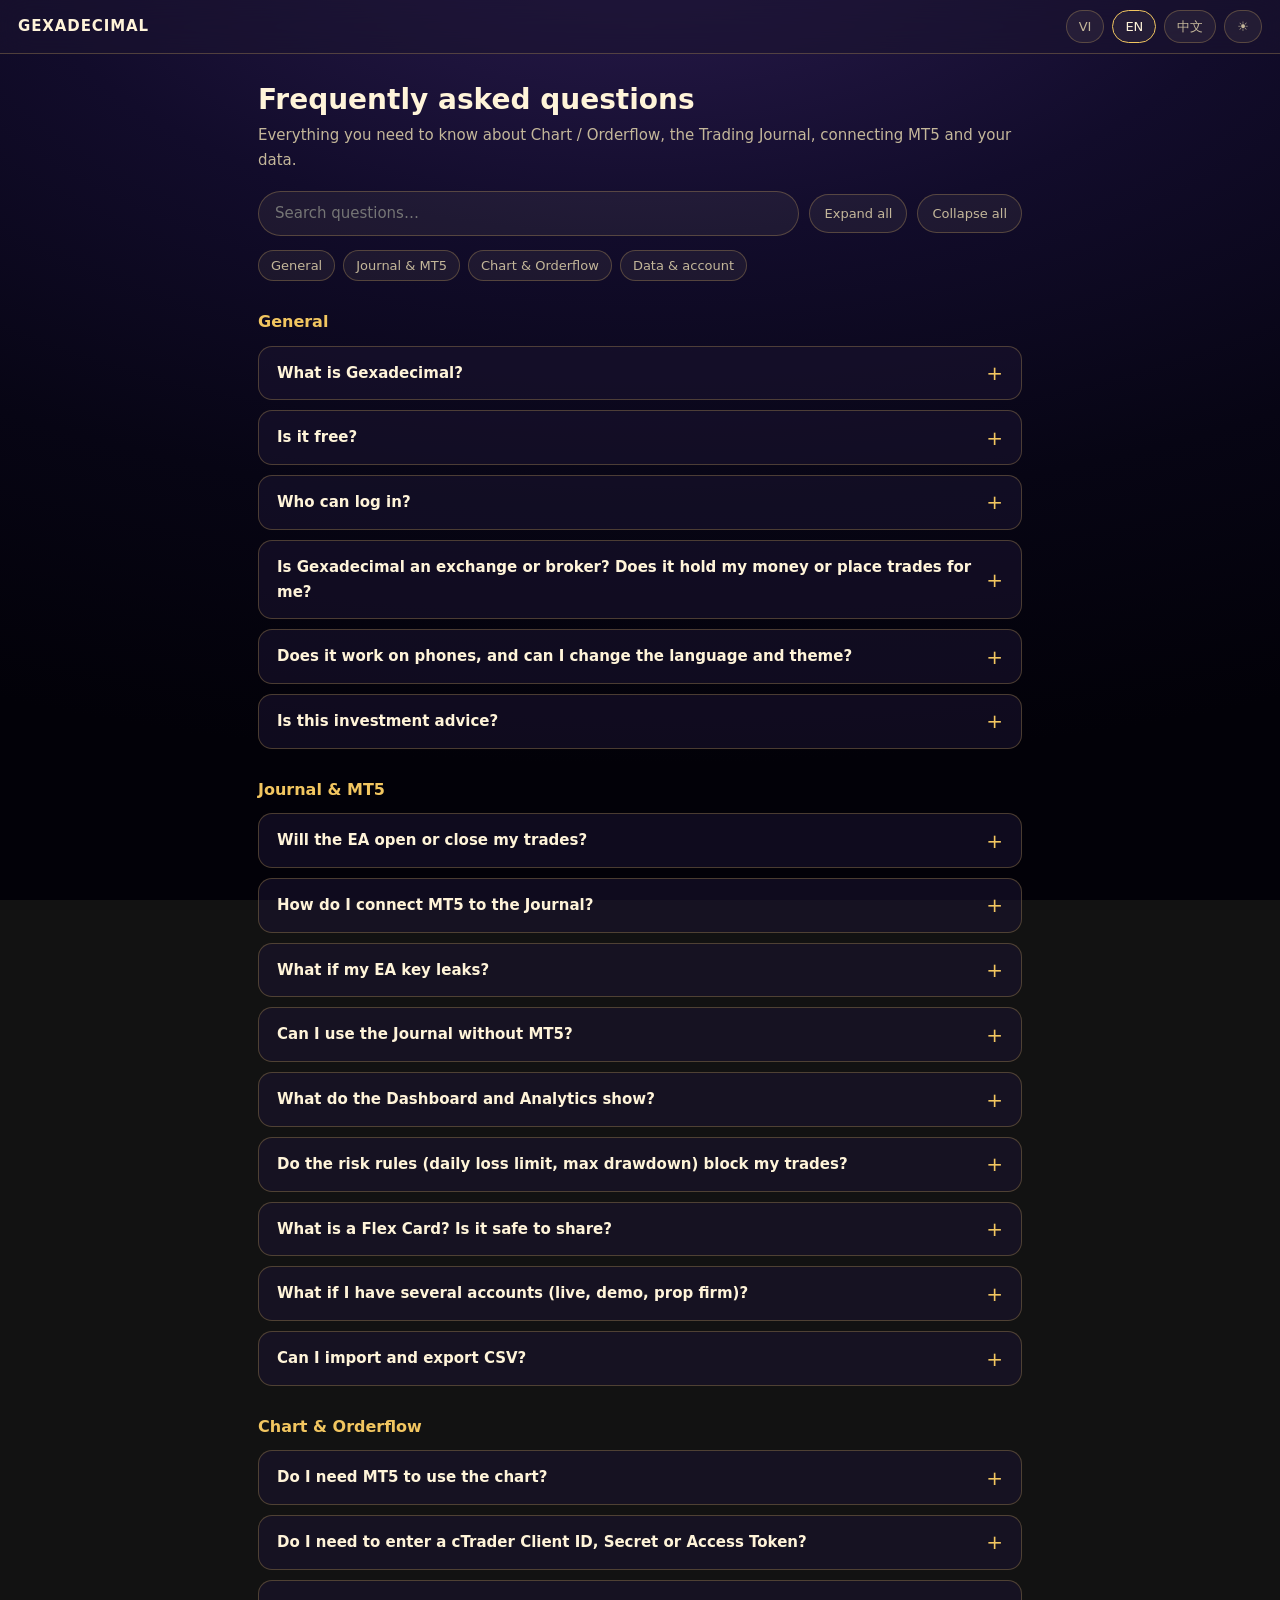
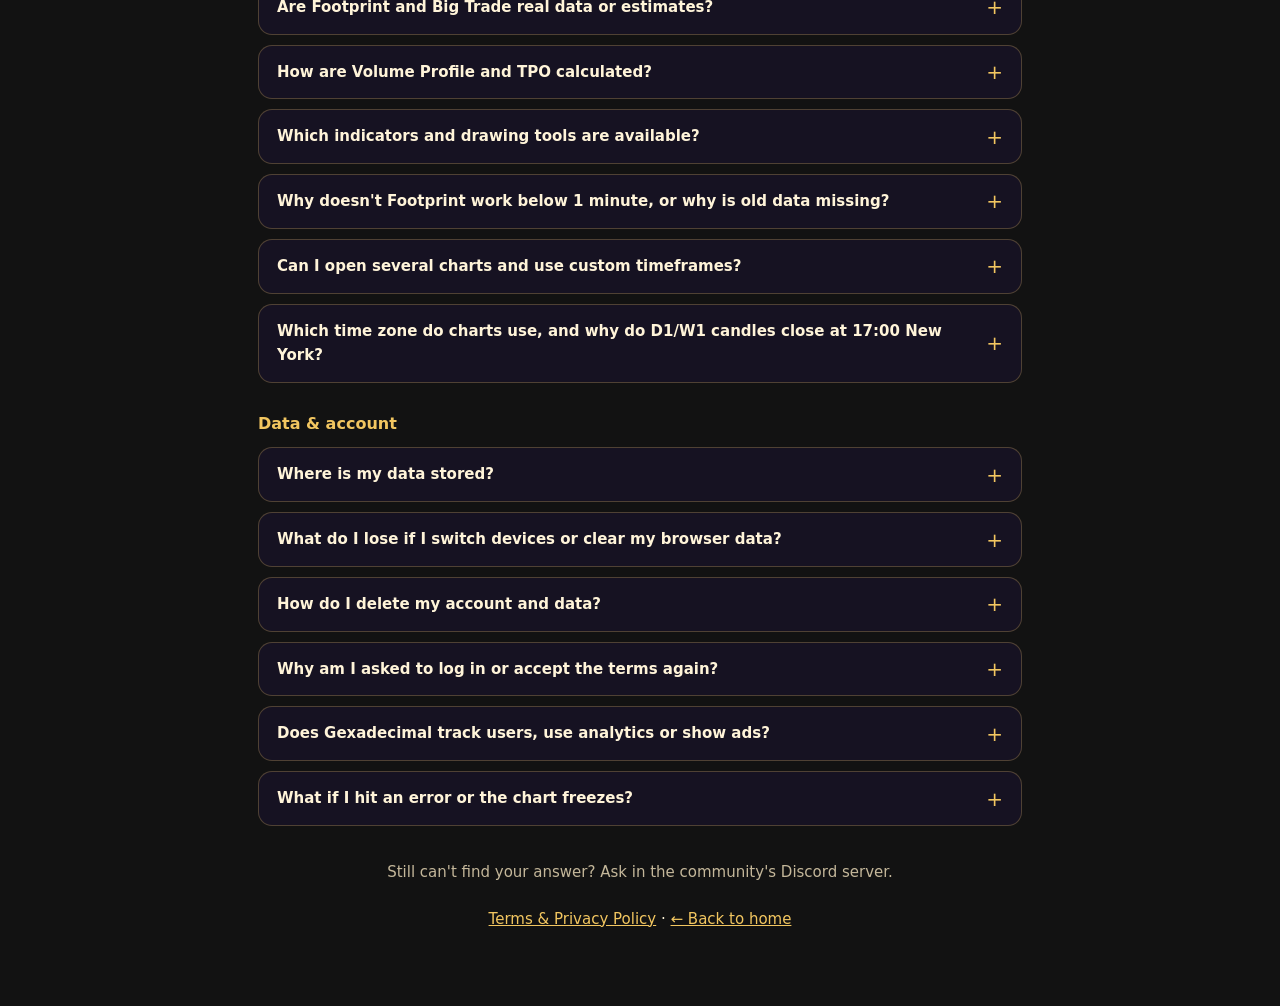
<file: faq.html>
<!DOCTYPE html>
<html lang="vi" data-l="vi" data-theme="dark">
<head>
<meta charset="utf-8">
<meta name="viewport" content="width=device-width, initial-scale=1, viewport-fit=cover">
<title>Câu hỏi thường gặp – Gexadecimal</title>
<meta name="description" content="Câu hỏi thường gặp về Gexadecimal: đăng nhập Discord, kết nối MT5, cTrader, Footprint, dữ liệu và tài khoản.">
<style>
/* Trang FAQ có link cố định. Không nạp Google Fonts để trang này không gửi IP người đọc sang Google. */
:root{--bgg:radial-gradient(130% 95% at 50% -10%,#2b1c4f 0%,#120c2b 38%,#070514 70%,#020108 100%);--card:rgba(26,19,48,.58);--ink:#fff4d9;--mut:#c4b79a;--line:rgba(244,201,106,.26);--inp:rgba(255,236,190,.06);--acc:#f2c660;color-scheme:dark}
:root[data-theme="light"]{--bgg:radial-gradient(130% 95% at 50% -10%,#fff6dc 0%,#f6ecff 45%,#efe6fb 75%,#e9e0f6 100%);--card:rgba(255,251,240,.8);--ink:#2a1c06;--mut:#7a6740;--line:rgba(176,116,26,.3);--inp:rgba(255,255,255,.85);--acc:#a8701a;color-scheme:light}
*{box-sizing:border-box}
body{margin:0;min-height:100vh;background:var(--bgg) fixed;color:var(--ink);font:15px/1.65 "Space Grotesk",system-ui,-apple-system,"Segoe UI",sans-serif}
a{color:var(--acc)}
.bar{display:flex;align-items:center;gap:8px;padding:10px 18px;border-bottom:1px solid var(--line);background:var(--card);backdrop-filter:blur(14px);-webkit-backdrop-filter:blur(14px);position:sticky;top:0;z-index:5}
.bar .home{margin-right:auto;font-weight:800;letter-spacing:.06em;text-transform:uppercase;text-decoration:none;color:var(--ink)}
.bar button{font:inherit;font-size:13px;color:var(--mut);background:var(--inp);border:1px solid var(--line);border-radius:999px;padding:5px 12px;cursor:pointer}
.bar button.on{color:var(--ink);border-color:var(--acc)}
main{max-width:800px;margin:0 auto;padding:28px 18px 60px}
h1{font-size:28px;line-height:1.25;margin:0 0 6px}
.sub{color:var(--mut);margin:0 0 18px}
.tools{display:flex;gap:10px;flex-wrap:wrap;align-items:center;margin:0 0 6px}
#q{flex:1;min-width:200px;font:inherit;color:var(--ink);background:var(--inp);border:1px solid var(--line);border-radius:999px;padding:9px 16px;outline:none}
#q:focus{border-color:var(--acc)}
.tools button{font:inherit;font-size:13px;color:var(--mut);background:var(--inp);border:1px solid var(--line);border-radius:999px;padding:8px 14px;cursor:pointer}
.tools button:hover{color:var(--ink);border-color:var(--acc)}
.nav2{display:flex;gap:8px;flex-wrap:wrap;margin:14px 0 4px}
.nav2 a{font-size:13px;text-decoration:none;color:var(--mut);background:var(--inp);border:1px solid var(--line);border-radius:999px;padding:4px 12px}
.nav2 a:hover{color:var(--ink);border-color:var(--acc)}
h2{font-size:16px;margin:28px 0 10px;color:var(--acc);scroll-margin-top:70px}
details{background:var(--card);border:1px solid var(--line);border-radius:14px;margin:0 0 10px;transition:border-color .2s}
details[open],details:hover{border-color:var(--acc)}
summary{cursor:pointer;list-style:none;padding:14px 46px 14px 18px;font-weight:700;position:relative}
summary::-webkit-details-marker{display:none}
summary::after{content:"+";position:absolute;right:18px;top:50%;transform:translateY(-50%);font-size:20px;font-weight:400;color:var(--acc);line-height:1}
details[open] summary::after{content:"\2212"}
summary:focus-visible{outline:2px solid var(--acc);outline-offset:2px;border-radius:14px}
.a{padding:0 18px 14px;color:var(--mut)}.a p{margin:0 0 8px}
#none{display:none;text-align:center;color:var(--mut);padding:30px 0}
.cta{margin-top:34px;text-align:center;color:var(--mut)}
.back{margin-top:22px;text-align:center}
</style>
</head>
<body>
<div class="bar" role="navigation">
  <a class="home" href="index.html">Gexadecimal</a>
  <button type="button" data-l="vi">VI</button><button type="button" data-l="en">EN</button><button type="button" data-l="zh">中文</button>
  <button type="button" id="th" aria-label="Theme">☀</button>
</div>
<main>
  <h1 id="h1"></h1>
  <p class="sub" id="sub"></p>
  <div class="tools"><input id="q" type="search" autocomplete="off"><button type="button" id="ex"></button><button type="button" id="co"></button></div>
  <div class="nav2" id="nav2"></div>
  <div id="list"></div>
  <p id="none"></p>
  <p class="cta" id="cta"></p>
  <p class="back"><a id="terms" href="terms.html"></a> · <a id="back" href="index.html"></a></p>
</main>
<script src="faq-data.js"></script>
<script>
(function () {
  var root = document.documentElement;
  function ld(k) { try { return localStorage.getItem(k); } catch (e) { return null; } }
  function sv(k, v) { try { localStorage.setItem(k, v); } catch (e) {} }
  var q = new URLSearchParams(location.search), IX = { vi: 0, en: 1, zh: 2 };
  var nav = (navigator.language || "vi").slice(0, 2);
  var lang = q.get("lang") || ld("gx-lang") || (nav === "vi" ? "vi" : nav === "zh" ? "zh" : "en");
  if (!(lang in IX)) lang = "vi";
  var theme = q.get("theme") || ld("gx-theme") || "dark";
  var UI = {
    title: ["Câu hỏi thường gặp", "Frequently asked questions", "常见问题"],
    sub: ["Mọi thứ cần biết về Chart / Orderflow, Trading Journal, kết nối MT5 và dữ liệu của bạn.", "Everything you need to know about Chart / Orderflow, the Trading Journal, connecting MT5 and your data.", "关于图表 / Orderflow、交易日志、MT5 连接和你的数据，你需要了解的一切。"],
    search: ["Tìm câu hỏi…", "Search questions…", "搜索问题…"],
    ex: ["Mở tất cả", "Expand all", "全部展开"], co: ["Thu gọn tất cả", "Collapse all", "全部收起"],
    none: ["Không có câu hỏi nào khớp.", "No matching questions.", "没有匹配的问题。"],
    cta: ["Vẫn chưa tìm thấy câu trả lời? Hỏi trong server Discord của cộng đồng.", "Still can't find your answer? Ask in the community's Discord server.", "还没找到答案？请到社区的 Discord 服务器提问。"],
    back: ["← Về trang chủ", "← Back to home", "← 返回首页"],
    terms: ["Điều khoản & Quyền riêng tư", "Terms & Privacy Policy", "使用条款与隐私政策"],
    doc: ["Câu hỏi thường gặp – Gexadecimal", "FAQ – Gexadecimal", "常见问题 – Gexadecimal"]
  };
  var $ = function (id) { return document.getElementById(id); };
  function el(tag, cls, txt) { var e = document.createElement(tag); if (cls) e.className = cls; if (txt != null) e.textContent = txt; return e; }
  function norm(s) { return s.toLowerCase().normalize("NFD").replace(/[\u0300-\u036f]/g, "").replace(/đ/g, "d"); }
  var rows = [];
  function build() {
    var i = IX[lang], list = $("list"), nv = $("nav2"); list.textContent = ""; nv.textContent = ""; rows = [];
    window.GX_FAQ.forEach(function (g) {
      var h = el("h2", null, g.t[i]); h.id = g.id; list.appendChild(h);
      var a = el("a", null, g.t[i]); a.href = "#" + g.id; nv.appendChild(a);
      g.items.forEach(function (it) {
        var d = el("details"), s = el("summary", null, it.q[i]), body = el("div", "a");
        it.a[i].split("\n\n").forEach(function (p) { body.appendChild(el("p", null, p)); });
        d.appendChild(s); d.appendChild(body); list.appendChild(d);
        rows.push({ d: d, h: h, t: norm(it.q[i] + " " + it.a[i]) });
      });
    });
    filter();
  }
  function filter() {
    var k = norm($("q").value.trim()), shown = 0, seen = {};
    rows.forEach(function (r) { var ok = !k || r.t.indexOf(k) >= 0; r.d.hidden = !ok; if (ok) { shown++; seen[r.h.id] = 1; } });
    rows.forEach(function (r) { r.h.hidden = !seen[r.h.id]; });
    $("none").style.display = shown ? "none" : "block";
  }
  function setLang(l, save) {
    lang = l; root.dataset.l = l; root.lang = l; var i = IX[l];
    document.title = UI.doc[i]; $("h1").textContent = UI.title[i]; $("sub").textContent = UI.sub[i];
    $("q").placeholder = UI.search[i]; $("ex").textContent = UI.ex[i]; $("co").textContent = UI.co[i];
    $("none").textContent = UI.none[i]; $("cta").textContent = UI.cta[i]; $("back").textContent = UI.back[i]; $("terms").textContent = UI.terms[i];
    Array.prototype.forEach.call(document.querySelectorAll(".bar button[data-l]"), function (b) { b.classList.toggle("on", b.dataset.l === l); });
    build(); if (save) sv("gx-lang", l);
  }
  function setTheme(t) { root.dataset.theme = t; $("th").textContent = t === "dark" ? "☀" : "🌙"; sv("gx-theme", t); }
  Array.prototype.forEach.call(document.querySelectorAll(".bar button[data-l]"), function (b) { b.onclick = function () { setLang(b.dataset.l, true); }; });
  $("th").onclick = function () { setTheme(root.dataset.theme === "dark" ? "light" : "dark"); };
  $("q").oninput = filter;
  $("ex").onclick = function () { rows.forEach(function (r) { if (!r.d.hidden) r.d.open = true; }); };
  $("co").onclick = function () { rows.forEach(function (r) { r.d.open = false; }); };
  setLang(lang, false); setTheme(theme);
  if (location.hash) { var t = $(location.hash.slice(1)); if (t) t.scrollIntoView(); }
})();
</script>
</body>
</html>
</file>
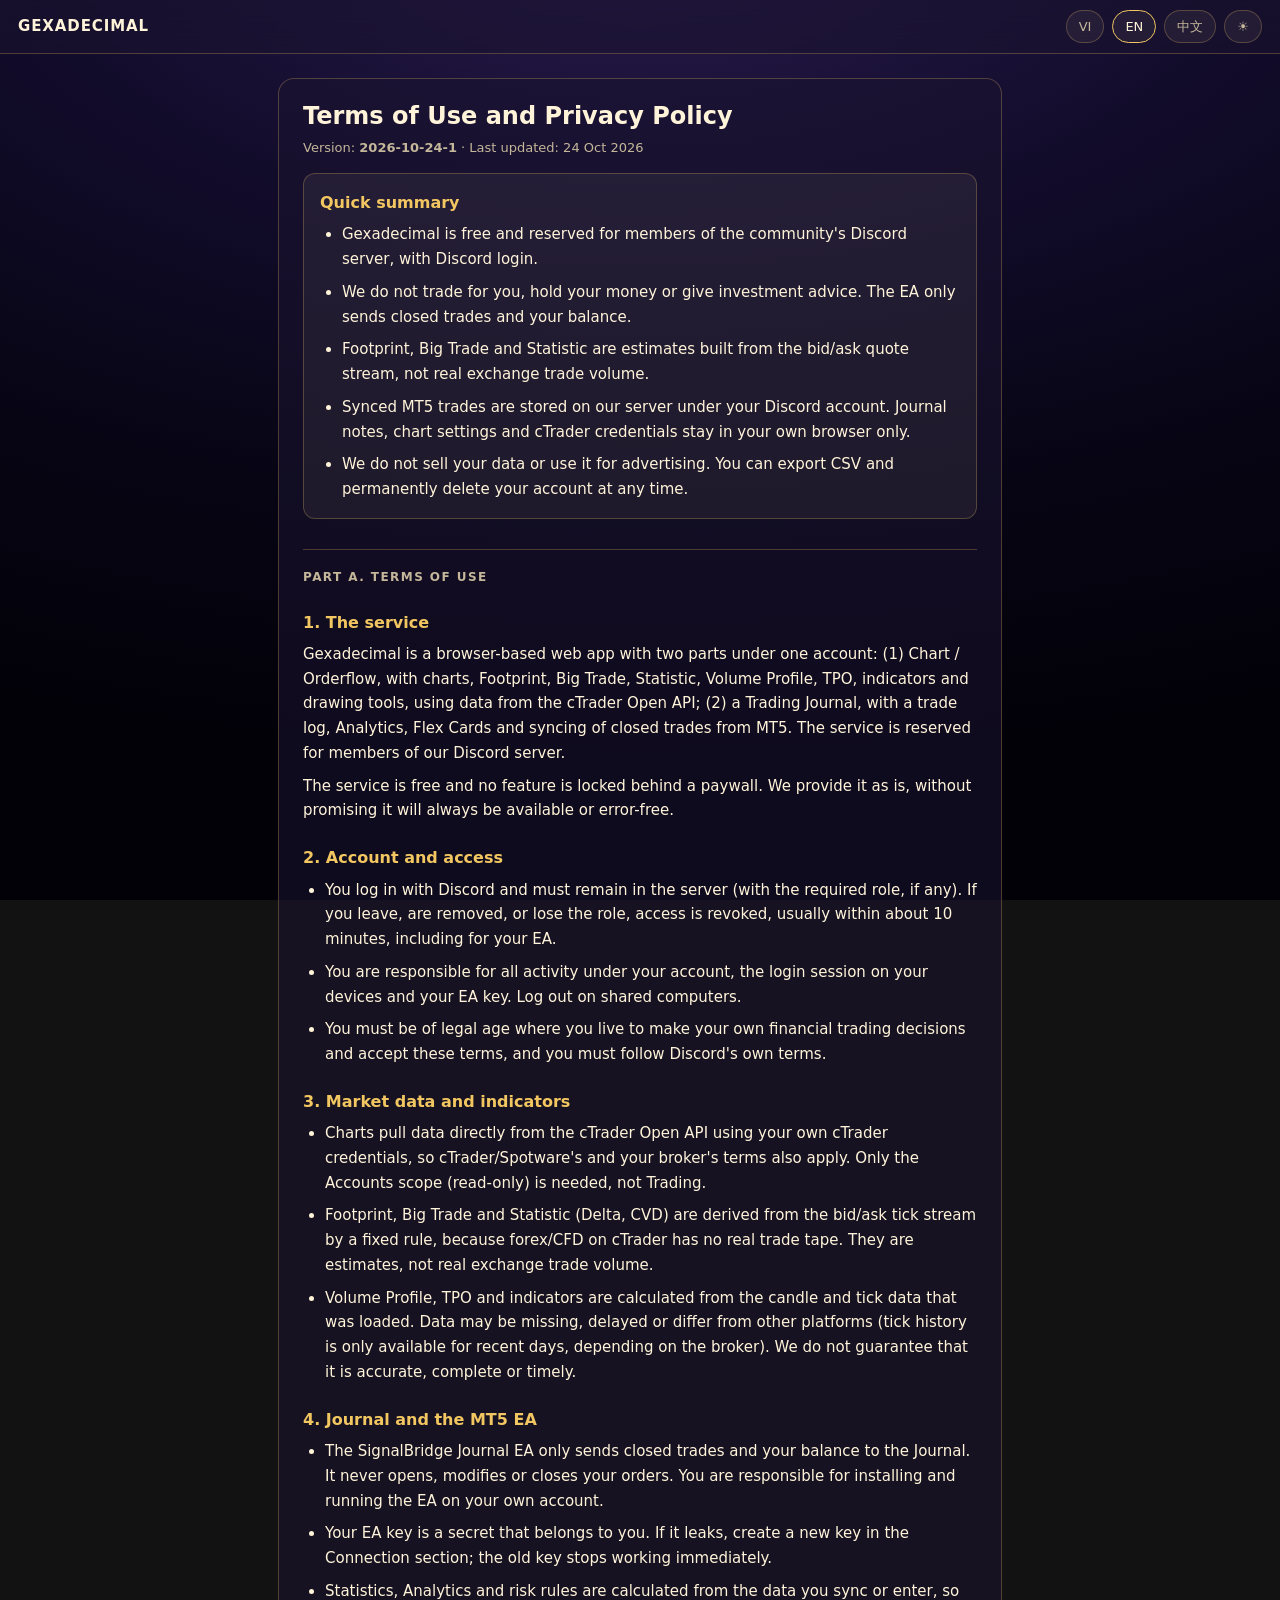
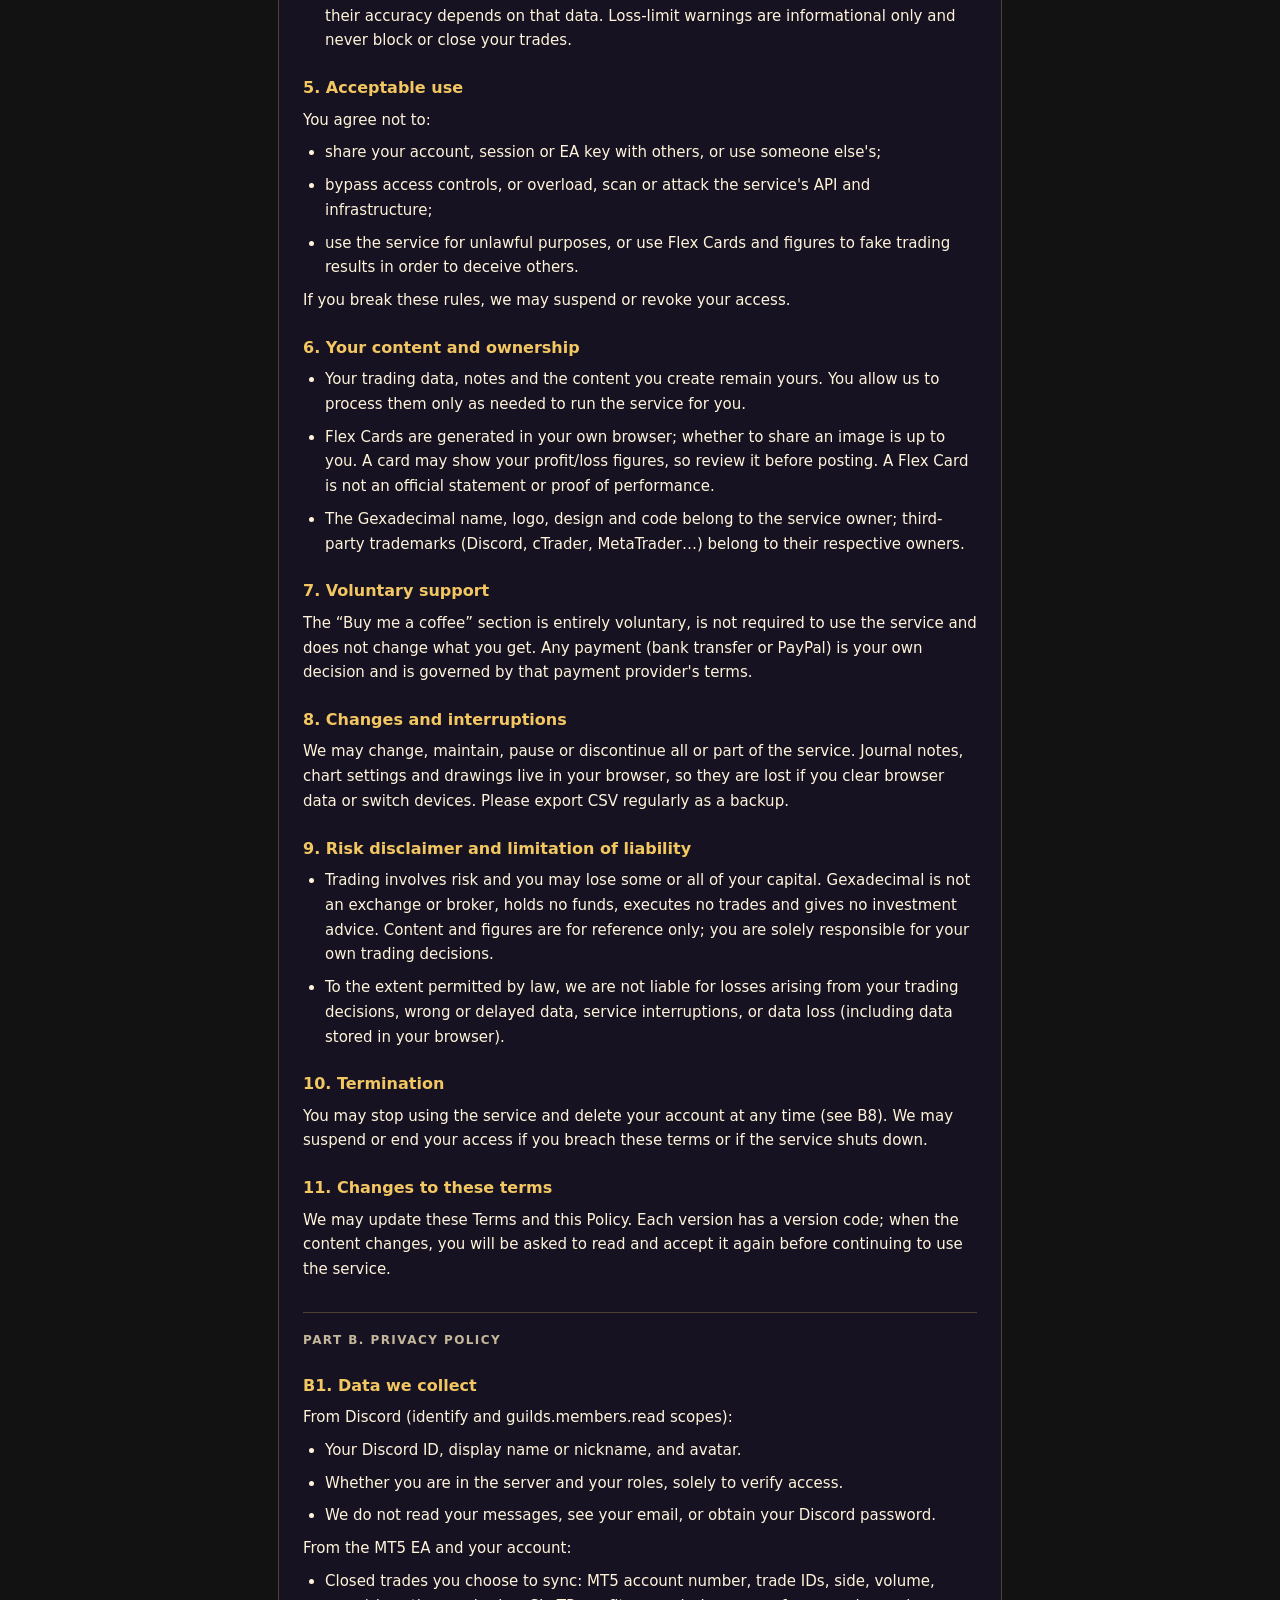
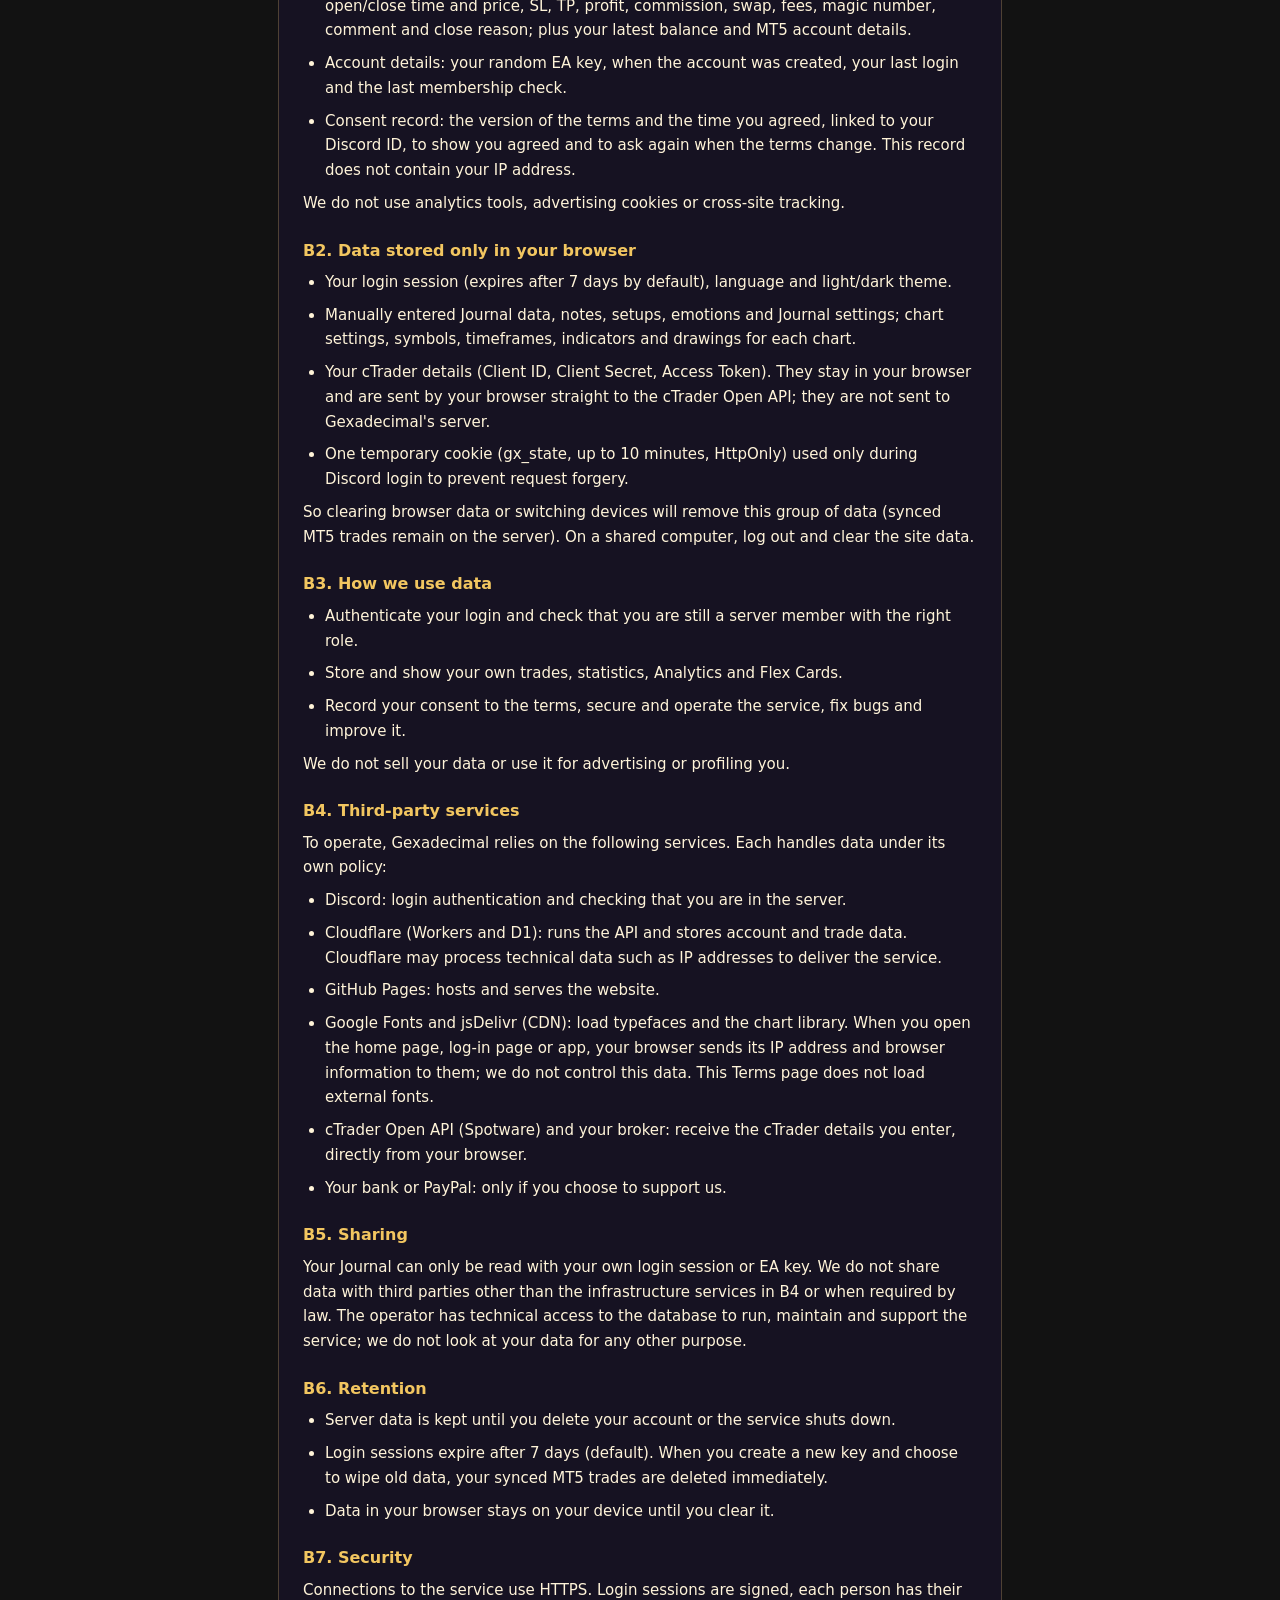
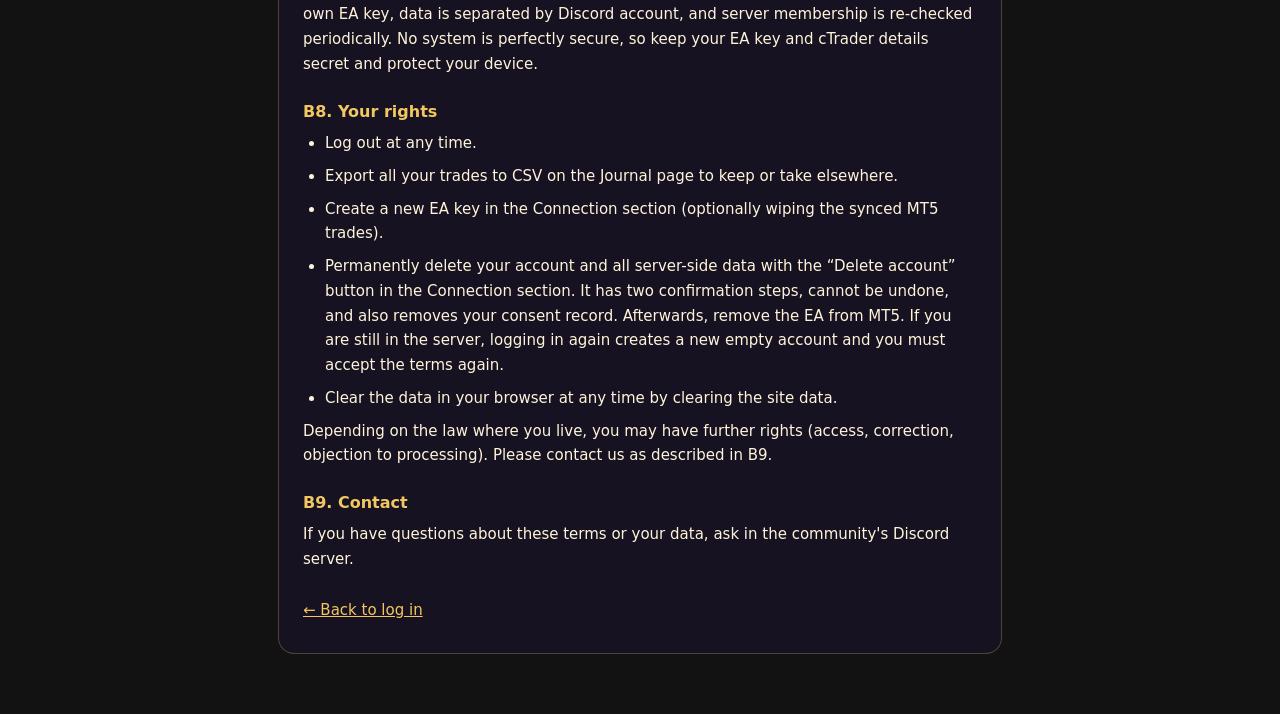
<file: terms.html>
<!DOCTYPE html>
<html lang="vi" data-l="vi" data-theme="dark">
<head>
<meta charset="utf-8">
<meta name="viewport" content="width=device-width, initial-scale=1, viewport-fit=cover">
<title>Điều khoản sử dụng và Chính sách quyền riêng tư – Gexadecimal</title>
<meta name="description" content="Điều khoản sử dụng và Chính sách quyền riêng tư của Gexadecimal: dữ liệu thu thập, nơi lưu trữ, quyền của bạn và giới hạn trách nhiệm.">
<style>
/* Trang điều khoản có link cố định. Không nạp Google Fonts để trang này không gửi IP người đọc sang Google. */
:root{--bgg:radial-gradient(130% 95% at 50% -10%,#2b1c4f 0%,#120c2b 38%,#070514 70%,#020108 100%);--card:rgba(26,19,48,.58);--ink:#fff4d9;--mut:#c4b79a;--line:rgba(244,201,106,.26);--inp:rgba(255,236,190,.06);--acc:#f2c660;color-scheme:dark}
:root[data-theme="light"]{--bgg:radial-gradient(130% 95% at 50% -10%,#fff6dc 0%,#f6ecff 45%,#efe6fb 75%,#e9e0f6 100%);--card:rgba(255,251,240,.8);--ink:#2a1c06;--mut:#7a6740;--line:rgba(176,116,26,.3);--inp:rgba(255,255,255,.85);--acc:#a8701a;color-scheme:light}
*{box-sizing:border-box}
body{margin:0;min-height:100vh;background:var(--bgg) fixed;color:var(--ink);font:15px/1.65 "Space Grotesk",system-ui,-apple-system,"Segoe UI",sans-serif}
a{color:var(--acc)}
.bar{display:flex;align-items:center;gap:8px;padding:10px 18px;border-bottom:1px solid var(--line);background:var(--card);backdrop-filter:blur(14px);-webkit-backdrop-filter:blur(14px);position:sticky;top:0}
.bar .home{margin-right:auto;font-weight:800;letter-spacing:.06em;text-transform:uppercase;text-decoration:none;color:var(--ink)}
.bar button{font:inherit;font-size:13px;color:var(--mut);background:var(--inp);border:1px solid var(--line);border-radius:999px;padding:5px 12px;cursor:pointer}
.bar button.on{color:var(--ink);border-color:var(--acc)}
main{max-width:760px;margin:0 auto;padding:24px 18px 60px}
.card{background:var(--card);border:1px solid var(--line);border-radius:16px;padding:22px 24px}
h1{font-size:24px;line-height:1.25;margin:0 0 6px}
h2{font-size:16px;margin:22px 0 6px;color:var(--acc)}
p,li{margin:0 0 8px}ul{margin:0 0 8px;padding-left:22px}
.ver{color:var(--mut);font-size:13px}
.back{margin-top:26px}
.l{display:none}
html[data-l="vi"] .l[lang="vi"],html[data-l="en"] .l[lang="en"],html[data-l="zh"] .l[lang="zh"]{display:block}
section{scroll-margin-top:70px}
/* nhúng trong cửa sổ ở trang đăng nhập (?embed=1): bỏ thanh trên, nền và khung */
.embed .bar,.embed .back{display:none}
.embed body{background:transparent}
.embed main{padding:14px 20px}
.embed .card{border:0;background:none;padding:0}
.embed h1{display:none}.embed .ver{margin-bottom:0}
.sum{background:var(--inp);border:1px solid var(--line);border-radius:12px;padding:6px 16px 8px;margin:14px 0 4px}
.sum h2{margin-top:10px}
.part{font-size:12px;letter-spacing:.12em;text-transform:uppercase;color:var(--mut);border-top:1px solid var(--line);padding-top:18px;margin-top:30px}
.embed{font-size:13.5px}
</style>
</head>
<body>
<div class="bar" role="navigation">
  <a class="home" href="index.html">Gexadecimal</a>
  <button type="button" data-l="vi">VI</button><button type="button" data-l="en">EN</button><button type="button" data-l="zh">中文</button>
  <button type="button" id="th" aria-label="Theme">☀</button>
</div>
<main><div class="card">
<div class="l" lang="vi">
<h1>Điều khoản sử dụng và Chính sách quyền riêng tư</h1>
<p class="ver">Phiên bản: <b>2026-10-24-1</b> · Cập nhật lần cuối: 24/10/2026</p>
<section data-id="summary" class="sum"><h2>Tóm tắt nhanh</h2><ul><li>Gexadecimal miễn phí, chỉ dành cho thành viên server Discord của cộng đồng, đăng nhập bằng Discord.</li><li>Chúng tôi không giao dịch thay bạn, không giữ tiền của bạn và không đưa ra lời khuyên đầu tư. EA chỉ gửi lệnh đã đóng và số dư.</li><li>Footprint, Big Trade và Statistic là số liệu ước lượng từ chuỗi báo giá bid/ask, không phải khối lượng khớp thật của sàn.</li><li>Lệnh MT5 đã đồng bộ lưu trên máy chủ theo tài khoản Discord của bạn. Ghi chú Journal, cài đặt chart và thông tin cTrader chỉ lưu trong trình duyệt của bạn.</li><li>Chúng tôi không bán dữ liệu và không dùng để quảng cáo. Bạn có thể xuất CSV và xoá vĩnh viễn tài khoản bất cứ lúc nào.</li></ul></section>
<h2 class="part">Phần A. Điều khoản sử dụng</h2>
<section data-id="s1"><h2>1. Dịch vụ</h2>
<p>Gexadecimal là một web chạy trên trình duyệt, gồm hai phần dùng chung một tài khoản: (1) Chart / Orderflow, gồm chart, Footprint, Big Trade, Statistic, Volume Profile, TPO, indicator và công cụ vẽ, dùng dữ liệu từ cTrader Open API; (2) Trading Journal, gồm nhật ký giao dịch, Analytic, Flex Card và đồng bộ lệnh đã đóng từ MT5. Dịch vụ dành riêng cho thành viên server Discord của chúng tôi.</p><p>Dịch vụ miễn phí và không có tính năng nào bị khoá sau paywall. Chúng tôi cung cấp dịch vụ theo hiện trạng, không cam kết luôn sẵn sàng hay không có lỗi.</p>
</section>
<section data-id="s2"><h2>2. Tài khoản và quyền truy cập</h2>
<ul><li>Bạn đăng nhập bằng Discord và phải còn trong server (đủ role nếu có yêu cầu). Nếu rời server, bị xoá khỏi server hoặc mất role, quyền truy cập bị thu hồi, thường trong khoảng 10 phút, kể cả với EA của bạn.</li><li>Bạn chịu trách nhiệm cho mọi hoạt động dưới tài khoản, phiên đăng nhập trên thiết bị của bạn và EA key của bạn. Hãy đăng xuất trên máy dùng chung.</li><li>Bạn cần đủ tuổi theo pháp luật nơi bạn sinh sống để tự quyết định việc giao dịch tài chính và đồng ý các điều khoản này, đồng thời tuân thủ điều khoản của Discord.</li></ul>
</section>
<section data-id="s3"><h2>3. Dữ liệu thị trường và các chỉ số</h2>
<ul><li>Chart lấy dữ liệu trực tiếp từ cTrader Open API bằng thông tin cTrader của chính bạn, nên còn chịu điều khoản của cTrader/Spotware và broker của bạn. Chỉ cần quyền Accounts (chỉ xem), không cần quyền Trading.</li><li>Footprint, Big Trade và Statistic (Delta, CVD) được suy ra từ chuỗi tick bid/ask theo một quy tắc cố định, vì forex/CFD trên cTrader không có tape giao dịch thật. Đây là ước lượng, không phải khối lượng khớp thật của sàn.</li><li>Volume Profile, TPO và indicator là kết quả tính toán từ dữ liệu nến và tick đã tải. Dữ liệu có thể thiếu, trễ hoặc khác với nền tảng khác (lịch sử tick chỉ có vài ngày gần đây tuỳ broker). Chúng tôi không đảm bảo dữ liệu chính xác, đầy đủ hay kịp thời.</li></ul>
</section>
<section data-id="s4"><h2>4. Journal và EA MT5</h2>
<ul><li>EA SignalBridge Journal chỉ gửi lệnh đã đóng và số dư lên Journal. EA không vào lệnh, không sửa và không đóng lệnh của bạn. Bạn tự chịu trách nhiệm khi cài và chạy EA trên tài khoản của mình.</li><li>EA key là bí mật của riêng bạn. Nếu bị lộ, hãy tạo key mới ở mục Kết nối; key cũ sẽ ngừng hoạt động ngay.</li><li>Thống kê, Analytic và quy tắc rủi ro được tính từ dữ liệu bạn đồng bộ hoặc nhập, nên độ chính xác phụ thuộc vào dữ liệu đó. Cảnh báo giới hạn lỗ chỉ để tham khảo, không tự chặn hay đóng lệnh của bạn.</li></ul>
</section>
<section data-id="s5"><h2>5. Sử dụng được phép</h2>
<p>Bạn đồng ý không:</p><ul><li>chia sẻ tài khoản, phiên đăng nhập hoặc EA key cho người khác, hay dùng của người khác;</li><li>vượt qua cơ chế kiểm soát truy cập, hoặc làm quá tải, dò quét, tấn công API và hạ tầng của dịch vụ;</li><li>dùng dịch vụ vào mục đích trái pháp luật, hoặc dùng Flex Card và số liệu để giả mạo kết quả giao dịch nhằm lừa dối người khác.</li></ul><p>Nếu vi phạm, chúng tôi có thể tạm khoá hoặc thu hồi quyền truy cập của bạn.</p>
</section>
<section data-id="s6"><h2>6. Nội dung của bạn và quyền sở hữu</h2>
<ul><li>Dữ liệu giao dịch, ghi chú và nội dung bạn tạo vẫn thuộc về bạn. Bạn cho phép chúng tôi xử lý dữ liệu đó trong phạm vi cần thiết để vận hành dịch vụ cho bạn.</li><li>Flex Card được tạo ngay trong trình duyệt của bạn; việc có chia sẻ ảnh hay không do bạn quyết định. Thẻ có thể chứa số liệu lãi/lỗ của bạn, hãy xem lại trước khi đăng. Flex Card không phải bản sao kê hay bằng chứng chính thức về hiệu suất.</li><li>Tên, logo, giao diện và mã nguồn của Gexadecimal thuộc về chủ sở hữu dịch vụ; các nhãn hiệu của bên thứ ba (Discord, cTrader, MetaTrader…) thuộc về chủ sở hữu tương ứng.</li></ul>
</section>
<section data-id="s7"><h2>7. Ủng hộ tự nguyện</h2>
<p>Mục “Mời cà phê” hoàn toàn tự nguyện, không phải điều kiện để dùng dịch vụ và không thay đổi quyền lợi của bạn. Việc chuyển tiền (chuyển khoản ngân hàng hoặc PayPal) do bạn tự quyết định và tuân theo điều khoản của bên cung cấp dịch vụ thanh toán đó.</p>
</section>
<section data-id="s8"><h2>8. Thay đổi và gián đoạn dịch vụ</h2>
<p>Chúng tôi có thể thay đổi, bảo trì, tạm dừng hoặc ngừng một phần hay toàn bộ dịch vụ. Ghi chú Journal, cài đặt chart và hình vẽ nằm trong trình duyệt nên sẽ mất nếu bạn xoá dữ liệu trình duyệt hoặc đổi máy. Hãy xuất CSV định kỳ để sao lưu.</p>
</section>
<section data-id="s9"><h2>9. Miễn trừ rủi ro và giới hạn trách nhiệm</h2>
<ul><li>Giao dịch có rủi ro, có thể mất một phần hoặc toàn bộ vốn. Gexadecimal không phải sàn hay broker, không giữ tiền, không thực hiện giao dịch và không đưa ra lời khuyên đầu tư. Nội dung và số liệu chỉ mang tính tham khảo; bạn tự chịu trách nhiệm cho mọi quyết định giao dịch của mình.</li><li>Trong phạm vi pháp luật cho phép, chúng tôi không chịu trách nhiệm về thiệt hại phát sinh từ quyết định giao dịch của bạn, dữ liệu sai hoặc chậm, gián đoạn dịch vụ, hoặc mất dữ liệu (kể cả dữ liệu lưu trong trình duyệt).</li></ul>
</section>
<section data-id="s10"><h2>10. Chấm dứt</h2>
<p>Bạn có thể ngừng dùng dịch vụ và tự xoá tài khoản bất cứ lúc nào (xem mục B8). Chúng tôi có thể tạm khoá hoặc chấm dứt quyền truy cập nếu bạn vi phạm điều khoản này hoặc khi dịch vụ ngừng hoạt động.</p>
</section>
<section data-id="s11"><h2>11. Thay đổi điều khoản</h2>
<p>Chúng tôi có thể cập nhật Điều khoản và Chính sách này. Mỗi phiên bản có một mã phiên bản; khi nội dung thay đổi, bạn sẽ được yêu cầu đọc và đồng ý lại trước khi tiếp tục sử dụng.</p>
</section>
<h2 class="part">Phần B. Chính sách quyền riêng tư</h2>
<section data-id="data"><h2>B1. Dữ liệu chúng tôi thu thập</h2>
<p>Từ Discord (quyền identify và guilds.members.read):</p><ul><li>ID, tên hiển thị hoặc biệt danh và ảnh đại diện Discord của bạn.</li><li>Việc bạn có trong server hay không và các role của bạn, chỉ để xác nhận quyền truy cập.</li><li>Chúng tôi không đọc tin nhắn, không xem email và không lấy mật khẩu Discord của bạn.</li></ul><p>Từ EA MT5 và tài khoản của bạn:</p><ul><li>Lệnh đã đóng bạn đồng ý đồng bộ: mã tài khoản MT5, mã giao dịch, chiều lệnh, khối lượng, thời gian và giá vào/ra, SL, TP, lãi/lỗ, phí, swap, magic, comment, lý do đóng; cùng số dư và thông tin tài khoản MT5 mới nhất.</li><li>Thông tin tài khoản: EA key ngẫu nhiên của bạn, thời điểm tạo tài khoản, lần đăng nhập gần nhất và lần kiểm tra thành viên gần nhất.</li><li>Bản ghi đồng ý: phiên bản điều khoản và thời điểm bạn đồng ý, gắn với ID Discord của bạn, để chứng minh bạn đã đồng ý và yêu cầu đồng ý lại khi điều khoản đổi. Bản ghi này không chứa địa chỉ IP.</li></ul><p>Chúng tôi không dùng công cụ phân tích hành vi (analytics), không đặt cookie quảng cáo và không theo dõi bạn giữa các trang web.</p>
</section>
<section data-id="b2"><h2>B2. Dữ liệu chỉ lưu trong trình duyệt của bạn</h2>
<ul><li>Phiên đăng nhập (mặc định hết hạn sau 7 ngày), ngôn ngữ và giao diện sáng/tối.</li><li>Dữ liệu Journal nhập tay, ghi chú, setup, cảm xúc, cài đặt Journal; cài đặt chart, mã, khung giờ, indicator và hình vẽ của từng chart.</li><li>Thông tin cTrader (Client ID, Client Secret, Access Token). Các giá trị này chỉ nằm trong trình duyệt và được trình duyệt gửi thẳng tới cTrader Open API; chúng không được gửi lên máy chủ của Gexadecimal.</li><li>Một cookie tạm thời (gx_state, tối đa 10 phút, HttpOnly) chỉ dùng trong lúc đăng nhập Discord để chống giả mạo yêu cầu.</li></ul><p>Vì vậy, xoá dữ liệu trình duyệt hoặc đổi máy sẽ làm mất nhóm dữ liệu này (lệnh MT5 đã đồng bộ vẫn còn trên máy chủ). Trên máy dùng chung, hãy đăng xuất và xoá dữ liệu trang.</p>
</section>
<section data-id="b3"><h2>B3. Mục đích sử dụng</h2>
<ul><li>Xác thực đăng nhập, kiểm tra bạn còn là thành viên server và đủ role.</li><li>Lưu và hiển thị lệnh, thống kê, Analytic, Flex Card của riêng bạn.</li><li>Ghi nhận việc đồng ý điều khoản, bảo vệ và vận hành, sửa lỗi, cải thiện dịch vụ.</li></ul><p>Chúng tôi không bán dữ liệu của bạn và không dùng nó để quảng cáo hay lập hồ sơ về bạn.</p>
</section>
<section data-id="b4"><h2>B4. Dịch vụ của bên thứ ba</h2>
<p>Để vận hành, Gexadecimal dùng các dịch vụ sau. Mỗi bên xử lý dữ liệu theo chính sách riêng của họ:</p><ul><li>Discord: xác thực đăng nhập và kiểm tra bạn có trong server.</li><li>Cloudflare (Workers và D1): chạy API và lưu dữ liệu tài khoản, lệnh giao dịch. Cloudflare có thể xử lý dữ liệu kỹ thuật như địa chỉ IP để cung cấp dịch vụ.</li><li>GitHub Pages: lưu trữ và phân phối trang web.</li><li>Google Fonts và jsDelivr (CDN): tải phông chữ và thư viện biểu đồ. Khi mở trang chủ, trang đăng nhập hoặc app, trình duyệt của bạn gửi địa chỉ IP và thông tin trình duyệt tới các bên này; chúng tôi không kiểm soát dữ liệu đó. Trang Điều khoản này không tải phông chữ ngoài.</li><li>cTrader Open API (Spotware) và broker của bạn: nhận thông tin cTrader bạn nhập, trực tiếp từ trình duyệt của bạn.</li><li>Ngân hàng hoặc PayPal: chỉ khi bạn tự chọn ủng hộ.</li></ul>
</section>
<section data-id="b5"><h2>B5. Chia sẻ dữ liệu</h2>
<p>Journal của bạn chỉ đọc được bằng phiên đăng nhập hoặc EA key của chính bạn. Chúng tôi không chia sẻ dữ liệu cho bên thứ ba, ngoài các dịch vụ hạ tầng ở mục B4 hoặc khi pháp luật yêu cầu. Người vận hành có quyền truy cập kỹ thuật vào cơ sở dữ liệu để vận hành, bảo trì và hỗ trợ; chúng tôi không xem dữ liệu của bạn vì mục đích khác.</p>
</section>
<section data-id="b6"><h2>B6. Thời gian lưu giữ</h2>
<ul><li>Dữ liệu trên máy chủ được giữ cho tới khi bạn xoá tài khoản hoặc dịch vụ ngừng hoạt động.</li><li>Phiên đăng nhập hết hạn sau 7 ngày (mặc định). Khi bạn tạo key mới kèm xoá dữ liệu cũ, các lệnh MT5 đã đồng bộ bị xoá ngay.</li><li>Dữ liệu trong trình duyệt nằm trên thiết bị của bạn cho tới khi bạn xoá.</li></ul>
</section>
<section data-id="b7"><h2>B7. Bảo mật</h2>
<p>Kết nối tới dịch vụ dùng HTTPS. Phiên đăng nhập được ký, mỗi người có EA key riêng, dữ liệu được tách theo tài khoản Discord và việc còn là thành viên server được kiểm tra lại định kỳ. Không hệ thống nào an toàn tuyệt đối, vì vậy hãy giữ bí mật EA key, thông tin cTrader và bảo vệ thiết bị của bạn.</p>
</section>
<section data-id="b8"><h2>B8. Quyền của bạn</h2>
<ul><li>Đăng xuất bất cứ lúc nào.</li><li>Xuất toàn bộ lệnh ra CSV ở trang Journal để lưu trữ hoặc mang đi.</li><li>Tạo key EA mới ở mục Kết nối (có thể kèm xoá lệnh MT5 đã đồng bộ).</li><li>Tự xoá vĩnh viễn tài khoản và toàn bộ dữ liệu trên máy chủ bằng nút “Xoá tài khoản” ở mục Kết nối. Thao tác có hai bước xác nhận, không thể khôi phục, và xoá cả bản ghi đồng ý. Sau đó hãy gỡ EA khỏi MT5. Nếu vẫn ở trong server, đăng nhập lại sẽ tạo tài khoản mới trống và bạn phải đồng ý lại.</li><li>Xoá dữ liệu trong trình duyệt bất cứ lúc nào bằng cách xoá dữ liệu trang.</li></ul><p>Tuỳ pháp luật nơi bạn sinh sống, bạn có thể có thêm quyền (truy cập, chỉnh sửa, phản đối xử lý). Hãy liên hệ chúng tôi theo mục B9.</p>
</section>
<section data-id="b9"><h2>B9. Liên hệ</h2>
<p>Nếu có câu hỏi về điều khoản này hoặc về dữ liệu của bạn, hãy hỏi trong server Discord của cộng đồng.</p>
</section>
<p class="back"><a href="login.html">← Về trang đăng nhập</a></p>
</div>
<div class="l" lang="en">
<h1>Terms of Use and Privacy Policy</h1>
<p class="ver">Version: <b>2026-10-24-1</b> · Last updated: 24 Oct 2026</p>
<section data-id="summary" class="sum"><h2>Quick summary</h2><ul><li>Gexadecimal is free and reserved for members of the community's Discord server, with Discord login.</li><li>We do not trade for you, hold your money or give investment advice. The EA only sends closed trades and your balance.</li><li>Footprint, Big Trade and Statistic are estimates built from the bid/ask quote stream, not real exchange trade volume.</li><li>Synced MT5 trades are stored on our server under your Discord account. Journal notes, chart settings and cTrader credentials stay in your own browser only.</li><li>We do not sell your data or use it for advertising. You can export CSV and permanently delete your account at any time.</li></ul></section>
<h2 class="part">Part A. Terms of Use</h2>
<section data-id="s1"><h2>1. The service</h2>
<p>Gexadecimal is a browser-based web app with two parts under one account: (1) Chart / Orderflow, with charts, Footprint, Big Trade, Statistic, Volume Profile, TPO, indicators and drawing tools, using data from the cTrader Open API; (2) a Trading Journal, with a trade log, Analytics, Flex Cards and syncing of closed trades from MT5. The service is reserved for members of our Discord server.</p><p>The service is free and no feature is locked behind a paywall. We provide it as is, without promising it will always be available or error-free.</p>
</section>
<section data-id="s2"><h2>2. Account and access</h2>
<ul><li>You log in with Discord and must remain in the server (with the required role, if any). If you leave, are removed, or lose the role, access is revoked, usually within about 10 minutes, including for your EA.</li><li>You are responsible for all activity under your account, the login session on your devices and your EA key. Log out on shared computers.</li><li>You must be of legal age where you live to make your own financial trading decisions and accept these terms, and you must follow Discord's own terms.</li></ul>
</section>
<section data-id="s3"><h2>3. Market data and indicators</h2>
<ul><li>Charts pull data directly from the cTrader Open API using your own cTrader credentials, so cTrader/Spotware's and your broker's terms also apply. Only the Accounts scope (read-only) is needed, not Trading.</li><li>Footprint, Big Trade and Statistic (Delta, CVD) are derived from the bid/ask tick stream by a fixed rule, because forex/CFD on cTrader has no real trade tape. They are estimates, not real exchange trade volume.</li><li>Volume Profile, TPO and indicators are calculated from the candle and tick data that was loaded. Data may be missing, delayed or differ from other platforms (tick history is only available for recent days, depending on the broker). We do not guarantee that it is accurate, complete or timely.</li></ul>
</section>
<section data-id="s4"><h2>4. Journal and the MT5 EA</h2>
<ul><li>The SignalBridge Journal EA only sends closed trades and your balance to the Journal. It never opens, modifies or closes your orders. You are responsible for installing and running the EA on your own account.</li><li>Your EA key is a secret that belongs to you. If it leaks, create a new key in the Connection section; the old key stops working immediately.</li><li>Statistics, Analytics and risk rules are calculated from the data you sync or enter, so their accuracy depends on that data. Loss-limit warnings are informational only and never block or close your trades.</li></ul>
</section>
<section data-id="s5"><h2>5. Acceptable use</h2>
<p>You agree not to:</p><ul><li>share your account, session or EA key with others, or use someone else's;</li><li>bypass access controls, or overload, scan or attack the service's API and infrastructure;</li><li>use the service for unlawful purposes, or use Flex Cards and figures to fake trading results in order to deceive others.</li></ul><p>If you break these rules, we may suspend or revoke your access.</p>
</section>
<section data-id="s6"><h2>6. Your content and ownership</h2>
<ul><li>Your trading data, notes and the content you create remain yours. You allow us to process them only as needed to run the service for you.</li><li>Flex Cards are generated in your own browser; whether to share an image is up to you. A card may show your profit/loss figures, so review it before posting. A Flex Card is not an official statement or proof of performance.</li><li>The Gexadecimal name, logo, design and code belong to the service owner; third-party trademarks (Discord, cTrader, MetaTrader…) belong to their respective owners.</li></ul>
</section>
<section data-id="s7"><h2>7. Voluntary support</h2>
<p>The “Buy me a coffee” section is entirely voluntary, is not required to use the service and does not change what you get. Any payment (bank transfer or PayPal) is your own decision and is governed by that payment provider's terms.</p>
</section>
<section data-id="s8"><h2>8. Changes and interruptions</h2>
<p>We may change, maintain, pause or discontinue all or part of the service. Journal notes, chart settings and drawings live in your browser, so they are lost if you clear browser data or switch devices. Please export CSV regularly as a backup.</p>
</section>
<section data-id="s9"><h2>9. Risk disclaimer and limitation of liability</h2>
<ul><li>Trading involves risk and you may lose some or all of your capital. Gexadecimal is not an exchange or broker, holds no funds, executes no trades and gives no investment advice. Content and figures are for reference only; you are solely responsible for your own trading decisions.</li><li>To the extent permitted by law, we are not liable for losses arising from your trading decisions, wrong or delayed data, service interruptions, or data loss (including data stored in your browser).</li></ul>
</section>
<section data-id="s10"><h2>10. Termination</h2>
<p>You may stop using the service and delete your account at any time (see B8). We may suspend or end your access if you breach these terms or if the service shuts down.</p>
</section>
<section data-id="s11"><h2>11. Changes to these terms</h2>
<p>We may update these Terms and this Policy. Each version has a version code; when the content changes, you will be asked to read and accept it again before continuing to use the service.</p>
</section>
<h2 class="part">Part B. Privacy Policy</h2>
<section data-id="data"><h2>B1. Data we collect</h2>
<p>From Discord (identify and guilds.members.read scopes):</p><ul><li>Your Discord ID, display name or nickname, and avatar.</li><li>Whether you are in the server and your roles, solely to verify access.</li><li>We do not read your messages, see your email, or obtain your Discord password.</li></ul><p>From the MT5 EA and your account:</p><ul><li>Closed trades you choose to sync: MT5 account number, trade IDs, side, volume, open/close time and price, SL, TP, profit, commission, swap, fees, magic number, comment and close reason; plus your latest balance and MT5 account details.</li><li>Account details: your random EA key, when the account was created, your last login and the last membership check.</li><li>Consent record: the version of the terms and the time you agreed, linked to your Discord ID, to show you agreed and to ask again when the terms change. This record does not contain your IP address.</li></ul><p>We do not use analytics tools, advertising cookies or cross-site tracking.</p>
</section>
<section data-id="b2"><h2>B2. Data stored only in your browser</h2>
<ul><li>Your login session (expires after 7 days by default), language and light/dark theme.</li><li>Manually entered Journal data, notes, setups, emotions and Journal settings; chart settings, symbols, timeframes, indicators and drawings for each chart.</li><li>Your cTrader details (Client ID, Client Secret, Access Token). They stay in your browser and are sent by your browser straight to the cTrader Open API; they are not sent to Gexadecimal's server.</li><li>One temporary cookie (gx_state, up to 10 minutes, HttpOnly) used only during Discord login to prevent request forgery.</li></ul><p>So clearing browser data or switching devices will remove this group of data (synced MT5 trades remain on the server). On a shared computer, log out and clear the site data.</p>
</section>
<section data-id="b3"><h2>B3. How we use data</h2>
<ul><li>Authenticate your login and check that you are still a server member with the right role.</li><li>Store and show your own trades, statistics, Analytics and Flex Cards.</li><li>Record your consent to the terms, secure and operate the service, fix bugs and improve it.</li></ul><p>We do not sell your data or use it for advertising or profiling you.</p>
</section>
<section data-id="b4"><h2>B4. Third-party services</h2>
<p>To operate, Gexadecimal relies on the following services. Each handles data under its own policy:</p><ul><li>Discord: login authentication and checking that you are in the server.</li><li>Cloudflare (Workers and D1): runs the API and stores account and trade data. Cloudflare may process technical data such as IP addresses to deliver the service.</li><li>GitHub Pages: hosts and serves the website.</li><li>Google Fonts and jsDelivr (CDN): load typefaces and the chart library. When you open the home page, log-in page or app, your browser sends its IP address and browser information to them; we do not control this data. This Terms page does not load external fonts.</li><li>cTrader Open API (Spotware) and your broker: receive the cTrader details you enter, directly from your browser.</li><li>Your bank or PayPal: only if you choose to support us.</li></ul>
</section>
<section data-id="b5"><h2>B5. Sharing</h2>
<p>Your Journal can only be read with your own login session or EA key. We do not share data with third parties other than the infrastructure services in B4 or when required by law. The operator has technical access to the database to run, maintain and support the service; we do not look at your data for any other purpose.</p>
</section>
<section data-id="b6"><h2>B6. Retention</h2>
<ul><li>Server data is kept until you delete your account or the service shuts down.</li><li>Login sessions expire after 7 days (default). When you create a new key and choose to wipe old data, your synced MT5 trades are deleted immediately.</li><li>Data in your browser stays on your device until you clear it.</li></ul>
</section>
<section data-id="b7"><h2>B7. Security</h2>
<p>Connections to the service use HTTPS. Login sessions are signed, each person has their own EA key, data is separated by Discord account, and server membership is re-checked periodically. No system is perfectly secure, so keep your EA key and cTrader details secret and protect your device.</p>
</section>
<section data-id="b8"><h2>B8. Your rights</h2>
<ul><li>Log out at any time.</li><li>Export all your trades to CSV on the Journal page to keep or take elsewhere.</li><li>Create a new EA key in the Connection section (optionally wiping the synced MT5 trades).</li><li>Permanently delete your account and all server-side data with the “Delete account” button in the Connection section. It has two confirmation steps, cannot be undone, and also removes your consent record. Afterwards, remove the EA from MT5. If you are still in the server, logging in again creates a new empty account and you must accept the terms again.</li><li>Clear the data in your browser at any time by clearing the site data.</li></ul><p>Depending on the law where you live, you may have further rights (access, correction, objection to processing). Please contact us as described in B9.</p>
</section>
<section data-id="b9"><h2>B9. Contact</h2>
<p>If you have questions about these terms or your data, ask in the community's Discord server.</p>
</section>
<p class="back"><a href="login.html">← Back to log in</a></p>
</div>
<div class="l" lang="zh">
<h1>使用条款和隐私政策</h1>
<p class="ver">版本: <b>2026-10-24-1</b> · 最后更新：2026 年 10 月 24 日</p>
<section data-id="summary" class="sum"><h2>简要说明</h2><ul><li>Gexadecimal 免费，仅限社区 Discord 服务器成员，通过 Discord 登录。</li><li>我们不会代你交易，不保管你的资金，也不提供投资建议。EA 只发送已平仓订单与余额。</li><li>Footprint、Big Trade 与 Statistic 是根据买卖报价序列推算的估计值，并非交易所的真实成交量。</li><li>已同步的 MT5 订单按你的 Discord 账号保存在我们的服务器上。日志笔记、图表设置与 cTrader 凭据只保存在你自己的浏览器中。</li><li>我们不会出售你的数据，也不会用于广告。你可以随时导出 CSV 并永久删除账号。</li></ul></section>
<h2 class="part">A 部分：使用条款</h2>
<section data-id="s1"><h2>1. 服务内容</h2>
<p>Gexadecimal 是运行在浏览器中的网页应用，一个账号包含两部分：(1) 图表 / Orderflow，包括图表、Footprint、Big Trade、Statistic、Volume Profile、TPO、指标与绘图工具，使用 cTrader Open API 的数据；(2) 交易日志，包括交易记录、Analytic、Flex Card 以及同步 MT5 已平仓订单。本服务仅供我们 Discord 服务器成员使用。</p><p>本服务免费，没有任何功能需要付费解锁。我们按现状提供服务，不保证始终可用或没有错误。</p>
</section>
<section data-id="s2"><h2>2. 账号与访问权限</h2>
<ul><li>你通过 Discord 登录，并须仍在服务器中（如有要求，还需拥有相应角色）。若你退出、被移出或失去角色，访问权限将被撤销，通常在约 10 分钟内生效，包括你的 EA。</li><li>你须对账号下的所有活动、你设备上的登录会话以及你的 EA 密钥负责。在公用电脑上请务必退出登录。</li><li>你须达到居住地法律规定的年龄，能够自行做出金融交易决定并同意本条款，同时遵守 Discord 的条款。</li></ul>
</section>
<section data-id="s3"><h2>3. 市场数据与指标</h2>
<ul><li>图表使用你自己的 cTrader 凭据直接从 cTrader Open API 获取数据，因此同时适用 cTrader/Spotware 及你的经纪商的条款。只需 Accounts（只读）权限，无需 Trading 权限。</li><li>Footprint、Big Trade 与 Statistic（Delta、CVD）由买卖报价 tick 序列按固定规则推算，因为 cTrader 的外汇/CFD 没有真实成交明细。它们是估计值，并非交易所的真实成交量。</li><li>Volume Profile、TPO 与指标均由已加载的K线和 tick 数据计算得出。数据可能缺失、延迟，或与其他平台不同（tick 历史仅有最近几天，取决于经纪商）。我们不保证数据准确、完整或及时。</li></ul>
</section>
<section data-id="s4"><h2>4. 交易日志与 MT5 EA</h2>
<ul><li>SignalBridge Journal EA 只会向日志发送已平仓订单与余额。它不会开仓、修改或平仓你的订单。在你的账户上安装和运行 EA 由你自行负责。</li><li>EA 密钥是你个人的机密。若泄露，请在“连接”页面生成新密钥，旧密钥会立即失效。</li><li>统计、Analytic 与风险规则均基于你同步或录入的数据计算，其准确性取决于这些数据。亏损上限提醒仅供参考，不会拦截或平掉你的订单。</li></ul>
</section>
<section data-id="s5"><h2>5. 使用规范</h2>
<p>你同意不得：</p><ul><li>将你的账号、会话或 EA 密钥分享给他人，或使用他人的；</li><li>绕过访问控制，或对服务的 API 与基础设施进行过载、扫描或攻击；</li><li>将服务用于违法目的，或利用 Flex Card 和数据伪造交易结果以欺骗他人。</li></ul><p>若违反上述规则，我们可能会暂停或撤销你的访问权限。</p>
</section>
<section data-id="s6"><h2>6. 你的内容与所有权</h2>
<ul><li>你的交易数据、笔记和你创建的内容仍归你所有。你允许我们仅在为你运营服务所必需的范围内处理这些数据。</li><li>Flex Card 在你自己的浏览器中生成，是否分享图片由你决定。卡片可能包含你的盈亏数据，发布前请先检查。Flex Card 不是正式对账单，也不是业绩证明。</li><li>Gexadecimal 的名称、标志、界面与代码归服务所有者所有；第三方商标（Discord、cTrader、MetaTrader 等）归其各自所有者。</li></ul>
</section>
<section data-id="s7"><h2>7. 自愿支持</h2>
<p>“请我喝杯咖啡”完全自愿，不是使用服务的条件，也不会改变你的权益。任何付款（银行转账或 PayPal）均由你自行决定，并受相应支付服务商的条款约束。</p>
</section>
<section data-id="s8"><h2>8. 服务变更与中断</h2>
<p>我们可能会变更、维护、暂停或终止全部或部分服务。日志笔记、图表设置与绘图保存在你的浏览器中，清除浏览器数据或更换设备后会丢失。请定期导出 CSV 作为备份。</p>
</section>
<section data-id="s9"><h2>9. 风险免责与责任限制</h2>
<ul><li>交易有风险，你可能损失部分或全部本金。Gexadecimal 不是交易所或经纪商，不保管资金，不执行交易，也不提供投资建议。内容与数据仅供参考，你需自行对所有交易决策负责。</li><li>在法律允许的范围内，对于因你的交易决策、数据错误或延迟、服务中断或数据丢失（包括保存在浏览器中的数据）造成的损失，我们不承担责任。</li></ul>
</section>
<section data-id="s10"><h2>10. 终止</h2>
<p>你可以随时停止使用服务并自行删除账号（见 B8）。若你违反本条款或服务停止运营，我们可能暂停或终止你的访问权限。</p>
</section>
<section data-id="s11"><h2>11. 条款变更</h2>
<p>我们可能会更新本条款与政策。每个版本都有版本号；内容变更后，你需要重新阅读并同意，方可继续使用。</p>
</section>
<h2 class="part">B 部分：隐私政策</h2>
<section data-id="data"><h2>B1. 我们收集的数据</h2>
<p>来自 Discord（identify 与 guilds.members.read 权限）：</p><ul><li>你的 Discord ID、显示名称或昵称以及头像。</li><li>你是否在服务器中以及你的角色，仅用于验证访问权限。</li><li>我们不会读取你的消息、查看你的邮箱，也不会获取你的 Discord 密码。</li></ul><p>来自 MT5 EA 与你的账号：</p><ul><li>你选择同步的已平仓订单：MT5 账号、订单编号、方向、手数、开平仓时间与价格、止损、止盈、盈亏、佣金、隔夜利息、手续费、magic、备注与平仓原因；以及最新余额和 MT5 账户信息。</li><li>账号信息：你的随机 EA 密钥、账号创建时间、最近一次登录时间以及最近一次成员资格检查时间。</li><li>同意记录：你同意的条款版本和时间，与你的 Discord ID 关联，用于证明你已同意，并在条款变更时要求重新同意。该记录不包含 IP 地址。</li></ul><p>我们不使用行为分析工具，不设置广告 Cookie，也不跨网站追踪你。</p>
</section>
<section data-id="b2"><h2>B2. 仅保存在你浏览器中的数据</h2>
<ul><li>登录会话（默认 7 天后过期）、语言以及浅色/深色主题。</li><li>手动录入的日志数据、笔记、策略、情绪与日志设置；各图表的设置、品种、周期、指标与绘图。</li><li>你的 cTrader 信息（Client ID、Client Secret、Access Token）。这些值只保存在浏览器中，并由浏览器直接发送给 cTrader Open API，不会发送到 Gexadecimal 的服务器。</li><li>一个临时 Cookie（gx_state，最长 10 分钟，HttpOnly），仅在 Discord 登录期间用于防止请求伪造。</li></ul><p>因此，清除浏览器数据或更换设备会丢失这部分数据（已同步的 MT5 订单仍保留在服务器上）。在公用电脑上，请退出登录并清除网站数据。</p>
</section>
<section data-id="b3"><h2>B3. 数据用途</h2>
<ul><li>验证你的登录，并检查你是否仍是服务器成员且拥有相应角色。</li><li>保存并展示你自己的订单、统计、Analytic 与 Flex Card。</li><li>记录你对条款的同意，保障并运营服务，修复错误并改进服务。</li></ul><p>我们不会出售你的数据，也不会将其用于广告或对你进行画像。</p>
</section>
<section data-id="b4"><h2>B4. 第三方服务</h2>
<p>为了运行，Gexadecimal 使用以下服务，各方按其自身政策处理数据：</p><ul><li>Discord：登录验证，并检查你是否在服务器中。</li><li>Cloudflare（Workers 与 D1）：运行 API，并存储账号与交易数据。Cloudflare 可能为提供服务而处理 IP 地址等技术数据。</li><li>GitHub Pages：托管并提供网站访问。</li><li>Google Fonts 与 jsDelivr（CDN）：加载字体与图表库。打开首页、登录页或应用时，你的浏览器会向这些服务发送 IP 地址和浏览器信息，我们无法控制这些数据。本条款页面不加载外部字体。</li><li>cTrader Open API（Spotware）与你的经纪商：直接从你的浏览器接收你输入的 cTrader 信息。</li><li>银行或 PayPal：仅当你自行选择支持时涉及。</li></ul>
</section>
<section data-id="b5"><h2>B5. 数据共享</h2>
<p>你的日志只能通过你自己的登录会话或 EA 密钥读取。除 B4 所列的基础设施服务或法律要求外，我们不会与第三方共享数据。运营者出于运行、维护与支持服务的目的拥有数据库的技术访问权限；我们不会为其他目的查看你的数据。</p>
</section>
<section data-id="b6"><h2>B6. 保存期限</h2>
<ul><li>服务器上的数据会保留，直到你删除账号或服务停止运营。</li><li>登录会话默认 7 天后过期。若你生成新密钥并选择清除旧数据，已同步的 MT5 订单会立即删除。</li><li>浏览器中的数据保留在你的设备上，直到你清除。</li></ul>
</section>
<section data-id="b7"><h2>B7. 安全</h2>
<p>与服务的连接使用 HTTPS。登录会话经过签名，每个人拥有独立的 EA 密钥，数据按 Discord 账号隔离，并定期重新检查服务器成员资格。没有任何系统是绝对安全的，因此请妥善保管 EA 密钥与 cTrader 信息，并保护好你的设备。</p>
</section>
<section data-id="b8"><h2>B8. 你的权利</h2>
<ul><li>随时退出登录。</li><li>在日志页面将全部订单导出为 CSV，用于留存或迁移。</li><li>在“连接”页面生成新的 EA 密钥（可同时清除已同步的 MT5 订单）。</li><li>在“连接”页面点击“删除账号”按钮，永久删除你的账号和服务器上的全部数据。该操作需两步确认，无法恢复，并会同时删除你的同意记录。之后请从 MT5 中移除 EA。若你仍在服务器中，重新登录将创建一个全新的空账号，并需重新同意条款。</li><li>随时通过清除网站数据来删除浏览器中的数据。</li></ul><p>根据你所在地的法律，你可能还享有其他权利（访问、更正、反对处理）。请按 B9 所述联系我们。</p>
</section>
<section data-id="b9"><h2>B9. 联系我们</h2>
<p>如果你对本条款或你的数据有疑问，请到社区的 Discord 服务器提问。</p>
</section>
<p class="back"><a href="login.html">← 返回登录</a></p>
</div>
</div></main>
<script>
(function () {
  var q = new URLSearchParams(location.search), root = document.documentElement;
  var ld = function (k) { try { return localStorage.getItem(k); } catch (e) { return null; } };
  var sv = function (k, v) { try { localStorage.setItem(k, v); } catch (e) {} };
  var nav = (navigator.language || "vi").slice(0, 2);
  var lang = q.get("lang") || ld("gx-lang") || (nav === "vi" ? "vi" : nav === "zh" ? "zh" : "en");
  if (["vi", "en", "zh"].indexOf(lang) < 0) lang = "vi";
  var theme = q.get("theme") || ld("gx-theme") || "dark";
  if (q.get("embed") === "1") root.classList.add("embed");
  var TITLES = { vi: "Điều khoản sử dụng và Chính sách quyền riêng tư – Gexadecimal", en: "Terms of Use and Privacy Policy – Gexadecimal", zh: "使用条款和隐私政策 – Gexadecimal" };
  function setLang(l, save) {
    root.dataset.l = l; root.lang = l; document.title = TITLES[l];
    Array.prototype.forEach.call(document.querySelectorAll(".bar button[data-l]"), function (b) { b.classList.toggle("on", b.dataset.l === l); });
    // id chỉ gắn vào khối ngôn ngữ đang hiện, để link #data luôn nhảy đúng mục
    Array.prototype.forEach.call(document.querySelectorAll("section[data-id]"), function (s) { s.removeAttribute("id"); });
    Array.prototype.forEach.call(document.querySelectorAll('.l[lang="' + l + '"] section[data-id]'), function (s) { s.id = s.dataset.id; });
    if (save) sv("gx-lang", l);
  }
  function setTheme(t) { root.dataset.theme = t; document.getElementById("th").textContent = t === "dark" ? "☀" : "🌙"; sv("gx-theme", t); }
  Array.prototype.forEach.call(document.querySelectorAll(".bar button[data-l]"), function (b) { b.onclick = function () { setLang(b.dataset.l, true); }; });
  document.getElementById("th").onclick = function () { setTheme(root.dataset.theme === "dark" ? "light" : "dark"); };
  setLang(lang, false); setTheme(theme);
  if (location.hash) { var t = document.getElementById(location.hash.slice(1)); if (t) t.scrollIntoView(); }
})();
</script>
</body>
</html>
</file>
